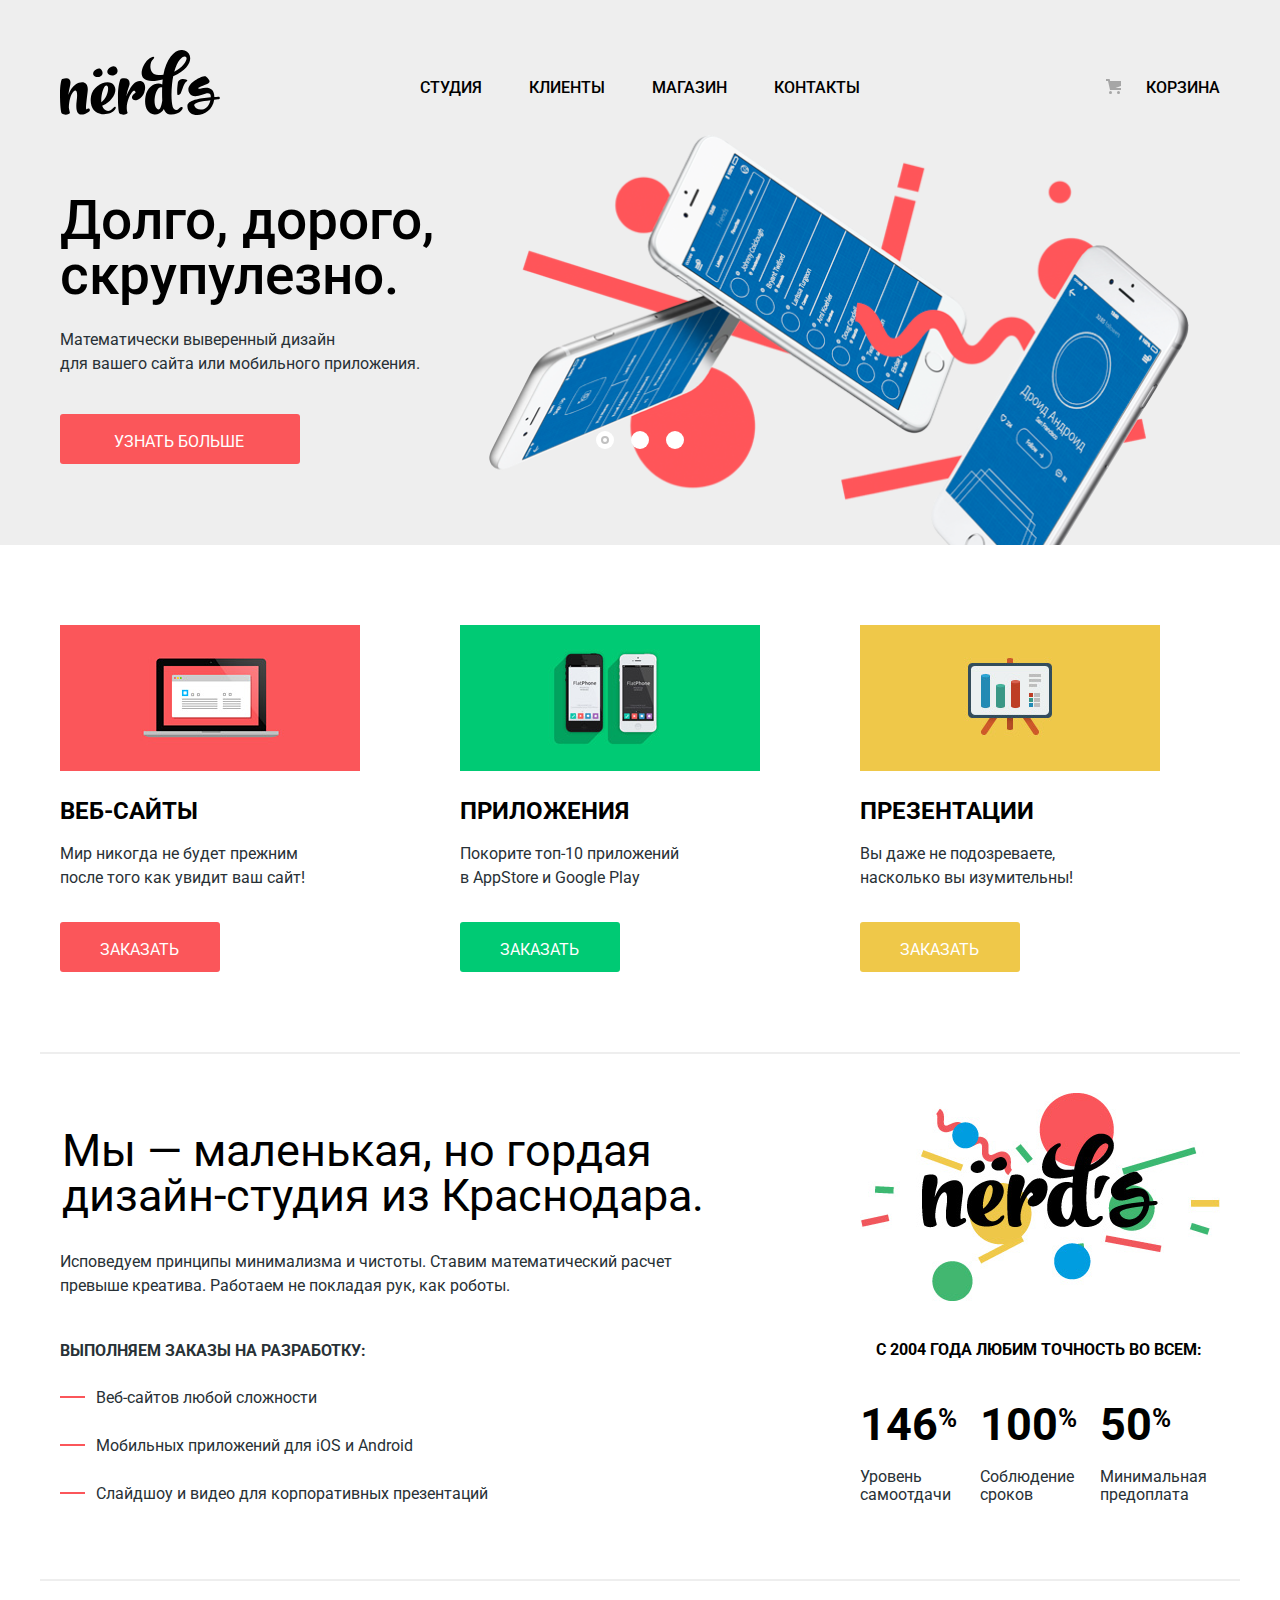
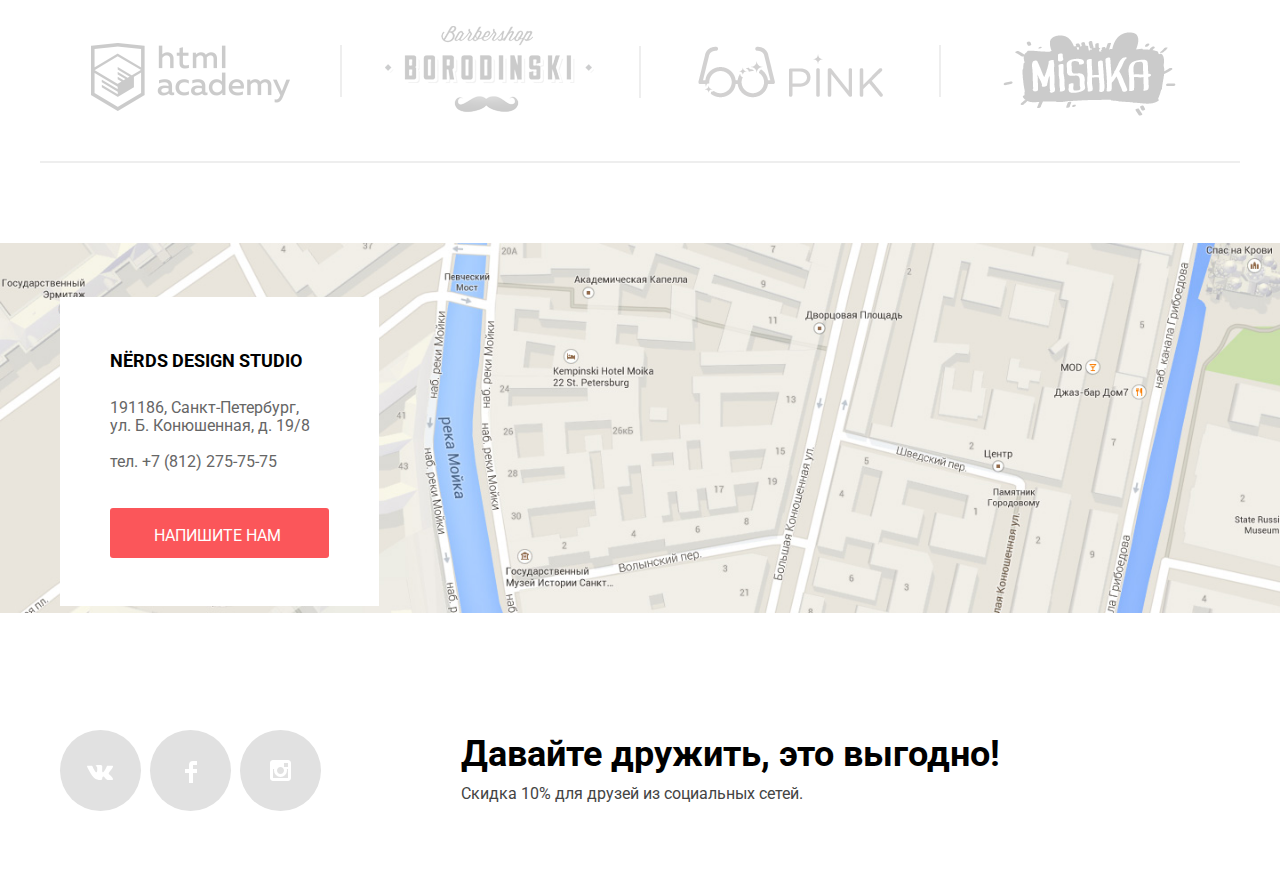
<file: index.html>
<!DOCTYPE html>
<html lang="ru">
  <head>
    <meta charset="utf-8">
    <title>HTML Academy: Нёрдс</title>
    <link href="https://fonts.googleapis.com/css?family=Roboto:400,500,700,&display=swap" rel="stylesheet">
    <link href="css/normalize.mini.css" rel="stylesheet">
    <link href="css/style.mini.css" rel="stylesheet">
  </head>
<body class="page">
  <header class="page-header">
    <div class="page-header__container container">
      <nav class="page-header__navigation navigation">
        <a class="navigation__logo logo" aria-label="Логотип">
          <img class="logo__img index" src="img/nerds-logo.svg" width="160" height="65" alt="Иконка-логотип">
        </a>
        <ul class="navigation__menu menu">
          <li class="menu__item"><a class="menu__link" href="#" aria-label="Перейти на страницу студия">Студия</a></li>
          <li class="menu__item"><a class="menu__link" href="#" aria-label="Перейти на страницу клиенты">Клиенты</a></li>
          <li class="menu__item"><a class="menu__link" href="catalog.html" aria-label="Перейти на страницу магазин">Магазин</a></li>
          <li class="menu__item"><a class="menu__link" href="#" aria-label="Перейти на страницу контакты">Контакты</a></li>
        </ul>
        <a class="navigation__basket" href="basket.html" aria-label="Перейти в корзину">Корзина</a>
      </nav>
    </div>
  </header>
  <main class="page-main">
    <h1 class="visually-hidden">Главная страница</h1>
    <section class="page-main__slider slider">
      <div class="slider__container container">
        <ul class="slider__list">
          <li class="slider__item slider__item--one slider__item--active">
            <div class="slider__wrap">
              <p class="slider__title">Долго, дорого,<br>скрупулезно.</p>
              <p class="slider__text">Математически выверенный дизайн <br> для вашего сайта или мобильного приложения.</p>
              <a class="slider__link btn" href="#" aria-label="Перейти на страницу узнать больше">Узнать больше</a>
            </div>
            <div class="slider__image slider__image--one">
              <img src="img/slide-picture.png" width="700" height="410" alt="Изображение телефонов">
            </div>
          </li>
          <li class="slider__item slider__item--two">
            <div class="slider__wrap">
              <h2 class="slider__title">Любим математику<br>как никто другой</h2>
              <p class="slider__text">Никакого креатива, только математические формулы<br>для расчета идеальных пропорций.</p>
              <a class="slider__link btn" href="#" aria-label="Перейти на страницу узнать больше">Узнать больше</a>
            </div>
            <div class="slider__image slider__image--two">
              <img src="img/slide-picture-2.png" width="700" height="410" alt="Изображение телефонов">
            </div>
          </li>
          <li class="slider__item slider__item--three">
            <div class="slider__wrap">
              <h2 class="slider__title">Только ночь, <br> только хардкор</h2>
              <p class="slider__text">Работать днем, как все? Мы против этого.<br>Ближе к полуночи работа только начинается.</p>
              <a class="slider__link btn" href="#" aria-label="Перейти на страницу узнать больше">Узнать больше</a>
            </div>
            <div class="slider__image slider__image--three">
              <img src="img/slide-picture-3.png" width="700" height="410" alt="Изображение телефонов">
            </div>
          </li>
        </ul>
        <div class="slider-buttons">
          <button class="slider-buttons__button slider-buttons__button--one slider-buttons__button--active" type="button" aria-label="показать первый слайд"></button>
          <button class="slider-buttons__button slider-buttons__button--two" type="button" aria-label="показать второй слайд"></button>
          <button class="slider-buttons__button slider-buttons__button--three" type="button" aria-label="показать третий слайд"></button>
        </div>
      </div>
    </section>
    <section class="page-main__products products">
      <div class="products__container container">
        <ul class="products__list">
          <li class="products__item products__item--web">
            <h3 class="products__title">Веб-сайты</h3>
            <p class="products__text">Мир никогда не будет прежним после&nbsp;того как увидит ваш сайт!</p>
            <a class="products__link btn" href="#" aria-label="перейти на страницу заказать">Заказать</a>
          </li>
          <li class="products__item products__item--apps">
            <h3 class="products__title">Приложения</h3>
            <p class="products__text">Покорите топ-10 приложений в&nbsp;AppStore и Google Play</p>
            <a class="products__link products__link--green btn" href="#" aria-label="перейти на страницу заказать">Заказать</a>
          </li>
          <li class="products__item products__item--presentation">
            <h3 class="products__title">Презентации</h3>
            <p class="products__text">Вы даже не подозреваете, насколько&nbsp;вы изумительны!</p>
            <a class="products__link products__link--yellow btn" href="#" aria-label="перейти на страницу заказать">Заказать</a>
          </li>
        </ul>
      </div>
    </section>
    <section class="page-main__about-us about-us">
      <h2 class="visually-hidden">О нас</h2>
      <div class="about-us__container container">
        <div class="about-us__info">
          <p class="about-us__title">Мы — маленькая, но гордая дизайн-студия из Краснодара.</p>
          <p class="about-us__text">Исповедуем принципы минимализма и чистоты. Ставим математический расчет<br>превыше креатива. Работаем не покладая рук, как роботы.</p>
          <p class="about-us__subtitle">Выполняем заказы на разработку:</p>
          <ul class="about-us__list">
            <li class="about-us__item">Веб-сайтов любой сложности</li>
            <li class="about-us__item">Мобильных приложений для iOS и Android</li>
            <li class="about-us__item">Слайдшоу и видео для корпоративных презентаций</li>
          </ul>
        </div>
        <div class="about-us__stat">
          <p class="about-us__advantages">с 2004 года любим точность во всем:</p>
          <dl class="advantages__list">
            <div class="advantages__item">
              <dt class="advantages__percent">146<sup>&percnt;</sup></dt>
              <dd class="advantages__items">Уровень самоотдачи</dd>
            </div>
            <div class="advantages__item">
              <dt class="advantages__percent">100<sup>&percnt;</sup></dt>
              <dd class="advantages__items">Соблюдение сроков</dd>
            </div>
            <div class="advantages__item">
              <dt class="advantages__percent">50<sup>&percnt;</sup></dt>
              <dd class="advantages__items">Минимальная предоплата</dd>
            </div>
          </dl>
        </div>
      </div>
    </section>
    <section class="page-main__partners partners">
      <div class="partners_container container">
        <h2 class="visually-hidden">Клиенты</h2>
        <ul class="partners__list">
          <li class="partners__item partners__item--html">
            <a class="partners__link" href="https://htmlacademy.ru/intensive/htmlcss" target="_blank" aria-label="перейти на сайт html академии">
              <img class="partners__image" src="img/htmlacdemy-logo.png" width="199" height="68" alt="логотип академии">
            </a>
          </li>
          <li class="partners__item partners__item--barber">
            <a class="partners__link" href="#" target="_blank" aria-label="Сайт Barbershop">
              <img class="partners__image" src="img/borodinsli-logo.png" width="209" height="90" alt="логотип бородинский">
            </a>
          </li>
          <li class="partners__item partners__item--pink">
            <a class="partners__link" href="#" target="_blank" aria-label="перейти на сайт pink">
              <img class="partners__image" src="img/pink-logo.png" width="185" height="52" alt="логотип Pink">
            </a>
          </li>
          <li class="partners__item partners__item--mishka">
            <a class="partners__link" href="#" target="_blank" aria-label="перейти на сайт Mishka">
              <img class="partners__image" src="img/mishka-logo.png" width="173" height="73" alt="логотип Mishka">
            </a>
          </li>
        </ul>
      </div>
    </section>
  </main>
  <footer class="page-footer">
    <div class="page-footer__wrap">
      <div class="page-footer__map-yandex" id="map" style="width: 100%; height: 416px"></div>
      <div class="page-footer__map">
        <img class="page-footer__img" src="img/mapimg.jpg" width="1440" height="416" alt="Карта">
      </div>
      <div class="page-footer__container container">
        <div class="page-footer__contacts contacts">
          <h3 class="contacts__title">nёrds design studio</h3>
          <p class="contacts__text">191186, Санкт-Петербург, ул.&nbsp;Б. Конюшенная, д. 19/8</p>
          <a class="contacts__phone" href="tel:+78122757575" aria-label="Телефон студии">тел. +7 (812) 275-75-75</a>
          <a class="contacts__link btn" href="write-us.html" aria-label="Написать нам">Напишите нам</a>
        </div>
      </div>
    </div>
    <div class="page-footer__container page-footer__container--content container">
      <ul class="page-footer__list">
        <li class="page-footer__item">
          <a class="page-footer__link page-footer__link--vk" href="#" aria-label="Наша страница вконтакте">
            <svg xmlns="http://www.w3.org/2000/svg" width="26" height="15" viewBox="0 0 26 15">
              <path fill="#ffffff" d="M16.138 11.51c.956-.309 2.18 2.04 3.483 2.939.978.681 1.727.534 1.727.534l3.473-.05s1.815-.112.957-1.554c-.071-.12-.503-1.069-2.585-3.022-2.177-2.043-1.882-1.712.739-5.244 1.597-2.153 2.236-3.468 2.036-4.028-.192-.539-1.365-.399-1.365-.399L20.69.713c-.381.001-.704.119-.851.515-.003.004-.621 1.666-1.445 3.079-1.741 2.989-2.436 3.148-2.724 2.961-.661-.433-.494-1.737-.494-2.664 0-2.897.432-4.105-.846-4.417-.427-.104-.739-.172-1.828-.182-1.392-.021-2.574 0-3.244.329-.445.223-.786.712-.579.74.26.035.843.16 1.155.586.401.552.389 1.789.389 1.789s.229 3.411-.54 3.834c-.528.29-1.25-.302-2.803-3.016-.793-1.388-1.392-2.922-1.392-2.922s-.116-.285-.326-.441c-.25-.185-.6-.244-.6-.244L.848.684S.29.7.085.946c-.182.218-.015.668-.015.668s2.909 6.881 6.203 10.347c3.02 3.182 6.452 2.971 6.452 2.971h1.555s.469-.054.709-.312c.224-.24.214-.691.214-.691s-.031-2.109.935-2.419z"/>
            </svg>
          </a>
        </li>
        <li class="page-footer__item">
          <a class="page-footer__link page-footer__link--fb" href="#" aria-label="Наша страница facebook">
            <svg xmlns="http://www.w3.org/2000/svg" width="12" height="22" viewBox="0 0 12 22">
              <path fill="#ffffff" d="M12 4V0H8a4 4 0 0 0-4 4v4H0v4h4v10h4V12h4V8H8V4h4z"/>
            </svg>
          </a>
        </li>
        <li class="page-footer__item">
          <a class="page-footer__link page-footer__link--inst" href="#" aria-label="Наша страница instagram">
            <svg xmlns="http://www.w3.org/2000/svg" width="21" height="21" viewBox="0 0 21 21">
              <path fill="#fff" d="M18 0H3C1.35 0 0 1.35 0 3v15c0 1.65 1.35 3 3 3h15c1.65 0 3-1.35 3-3V3c0-1.65-1.35-3-3-3zm-7.5 7c1.93 0 3.5 1.57 3.5 3.5S12.43 14 10.5 14 7 12.43 7 10.5 8.57 7 10.5 7zM18 18H3V9h1.181A6.504 6.504 0 0 0 4 10.5a6.5 6.5 0 1 0 13 0 6.45 6.45 0 0 0-.181-1.5H18zm0-11h-4V3h4z"/>
            </svg>
          </a>
        </li>
      </ul>
      <div class="page-footer__sale">
        <p class="page-footer__title">Давайте дружить, это выгодно!</p>
        <p class="page-footer__offer">Скидка 10% для друзей из социальных сетей.</p>
      </div>
    </div>
  </footer>


  <section class="modal">
    <div class="modal__wrap">
      <h2 class="modal__title">Напишите нам</h2>
      <button class="modal__close" type="button" aria-label="Закрыть модальное окно">
        <svg xmlns="http://www.w3.org/2000/svg" fill="#FB565A" width="21" height="21" viewBox="0 0 21 21">
          <path d="M13.328 10.5l7.371-7.371a1.003 1.003 0 0 0 0-1.414L19.285.3a1.003 1.003 0 0 0-1.414 0L10.5 7.672 3.129.301a1.003 1.003 0 0 0-1.414 0L.301 1.715a1.003 1.003 0 0 0 0 1.414L7.672 10.5.301 17.871a1.003 1.003 0 0 0 0 1.414l1.415 1.414a1.003 1.003 0 0 0 1.414 0l7.371-7.371 7.371 7.371a1.003 1.003 0 0 0 1.414 0l1.414-1.414a1.003 1.003 0 0 0 0-1.414L13.328 10.5z"/>
        </svg>
      </button>
    </div>
    <form class="modal__form" method="post" action="https://echo.htmlacademy.ru">
      <p class="modal__half-width">
        <label class="modal__label" for="fullname">Ваше имя:</label>
        <input class="modal__input" type="text" id="fullname" name="fullname" placeholder="Имя Фамилия">
      </p>
      <p class="modal__half-width">
        <label class="modal__label" for="email">Ваш e-mail:</label>
        <input class="modal__input" type="email" id="email" name="email" placeholder="email@example.com">
      </p>
      <p class="modal__full-width">
        <label class="modal__label" for="comment">Текст письма:</label>
        <textarea class="modal__textarea" id="comment" name="comment" placeholder="В свободной форме"></textarea>
      </p>
      <button class="modal__button btn" type="submit">Отправить</button>
    </form>
  </section>
  <script src="https://api-maps.yandex.ru/2.1/?apikey=52deaf52-562a-4067-81a7-4ad46dde04a9&lang=ru_RU"></script>
  <script src="js/map.mini.js"></script>
  <script src="js/slider.mini.js"></script>
  <script src="js/modal.mini.js"></script>
</body>
</html>
</file>
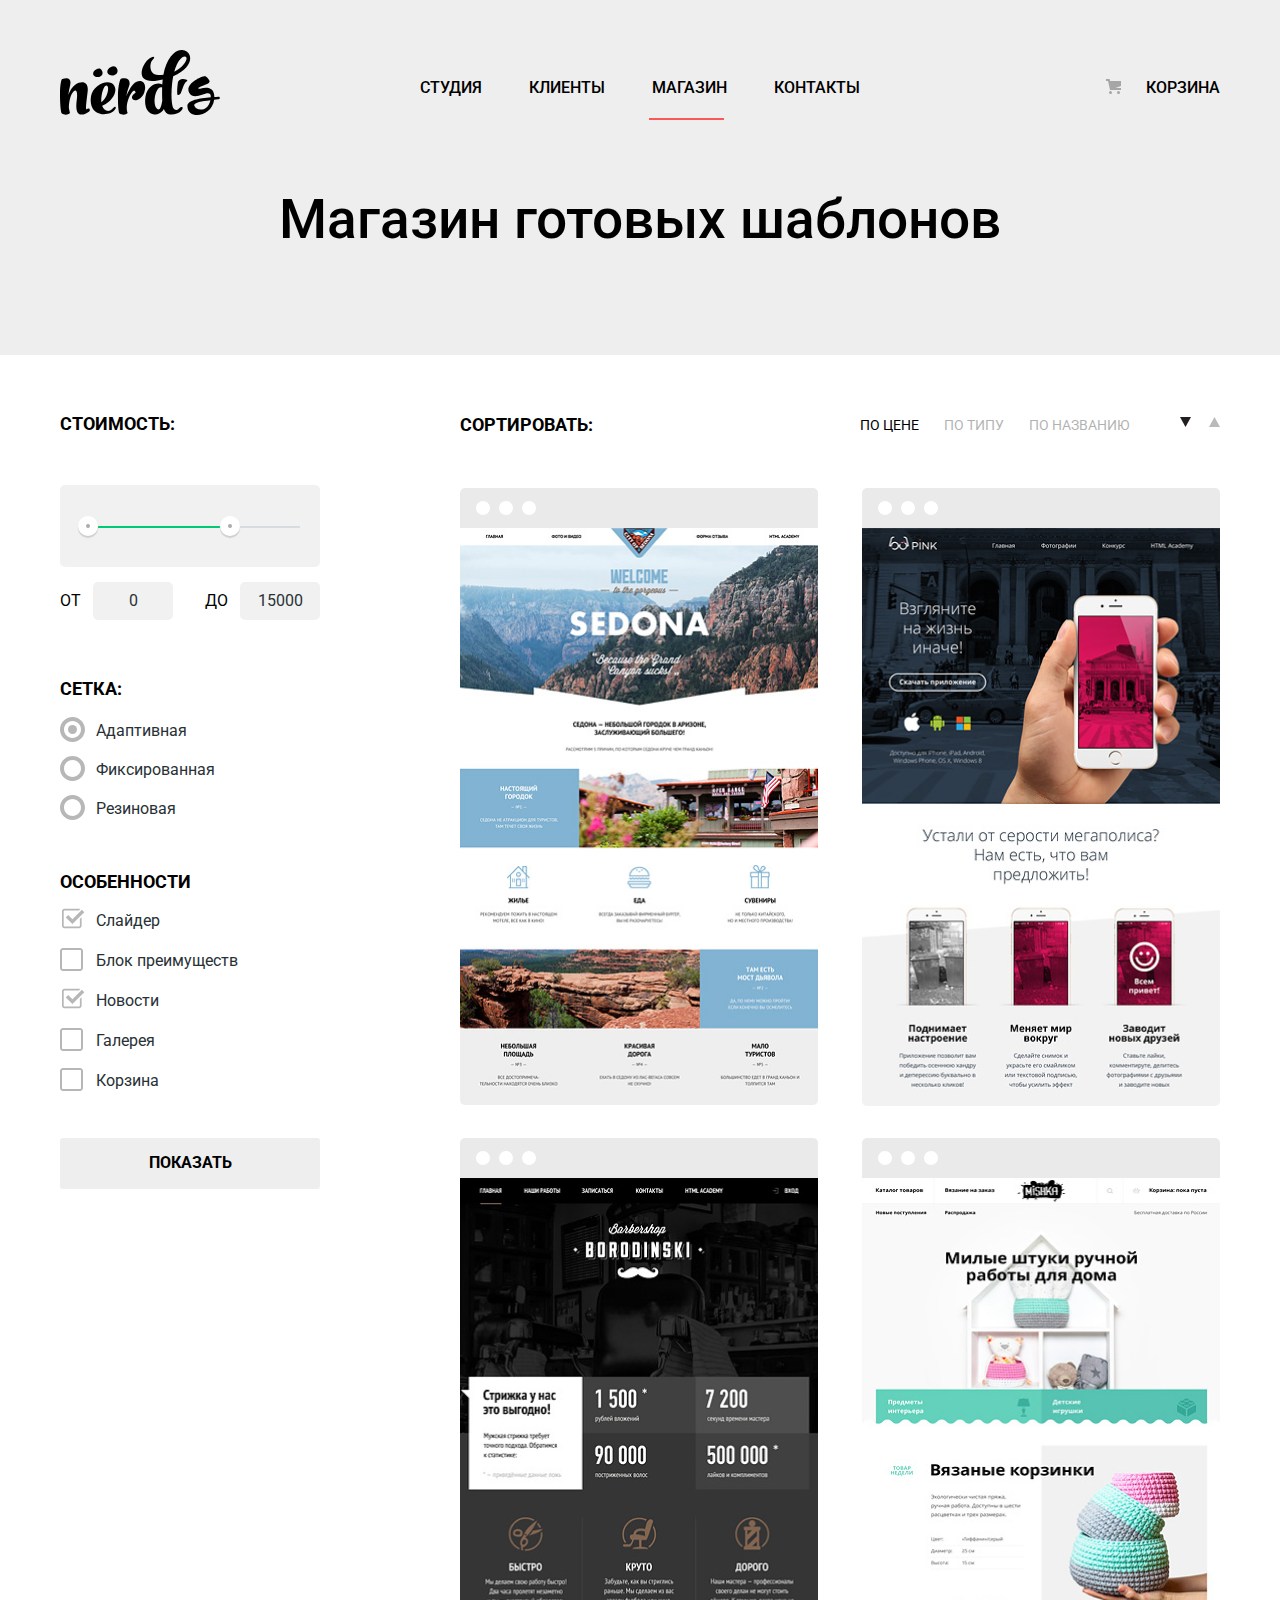
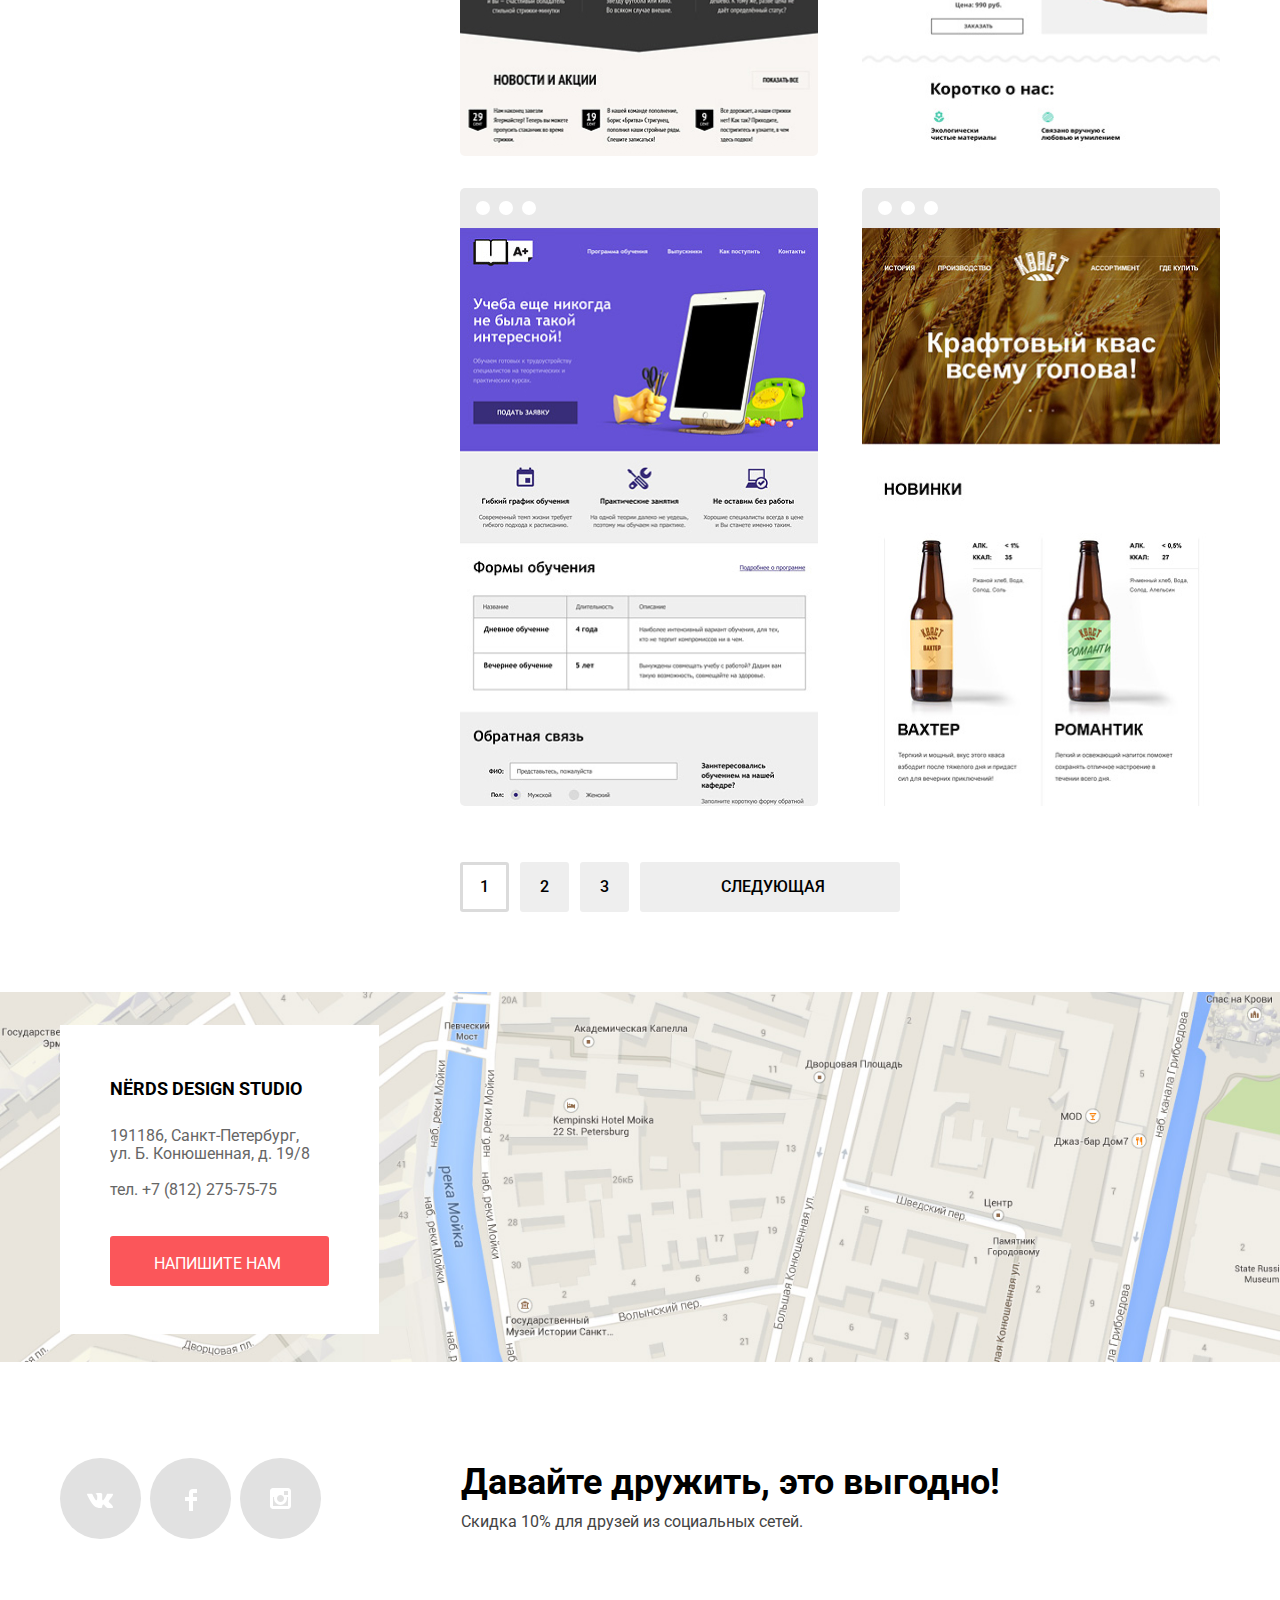
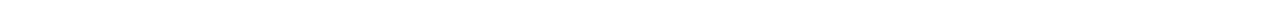
<file: catalog.html>
<!DOCTYPE html>
<html lang="ru">
  <head>
    <meta charset="utf-8">
    <title>HTML Academy: Нёрдс</title>
    <link href="https://fonts.googleapis.com/css?family=Roboto:400,500,700,700i&display=swap" rel="stylesheet">
    <link href="css/normalize.mini.css" rel="stylesheet">
    <link href="css/style.mini.css" rel="stylesheet">
  </head>
  <body>
    <header class="page-header">
      <div class="page-header__container container">
        <nav class="page-header__navigation navigation">
          <a class="navigation__logo logo" href="index.html" aria-label="Логотип">
            <img class="logo__img" src="img/nerds-logo.svg" width="160" height="65" alt="Иконка-логотип">
          </a>
          <ul class="navigation__menu menu">
            <li class="menu__item"><a class="menu__link" href="#" aria-label="Перейти на страницу студия">Студия</a></li>
            <li class="menu__item"><a class="menu__link" href="#" aria-label="Перейти на страницу клиенты">Клиенты</a></li>
            <li class="menu__item"><a class="menu__link current" aria-label="Перейти на страницу магазин">Магазин</a></li>
            <li class="menu__item"><a class="menu__link" href="#" aria-label="Перейти на страницу контакты">Контакты</a></li>
          </ul>
          <a class="navigation__basket" href="basket.html" aria-label="Перейти в корзину">Корзина</a>
        </nav>
      </div>
    </header>
    <main class="page-main">
      <div class="page-main__container">
        <h1 class="page-main__title">Магазин готовых шаблонов</h1>
      </div>
      <div class="page-main__catalog catalog container">
        <aside class="catalog__filters filters">
          <form class="filters__form" method="GET" action="https://echo.htmlacademy.ru">
            <div class="filters__cost cost">
              <h2 class="cost__title">Стоимость:</h2>
              <div class="cost__range-filter">
                <div class="cost__range-controls">
                    <div class="cost__scale">
                        <div class="cost__bar"></div>
                    </div>
                    <div class="cost__toggle cost__toggle--min" tabindex="0"></div>
                    <div class="cost__toggle cost__toggle--max" tabindex="0"></div>
                </div>
                <div class="cost__price-controls">
                    <label class="cost__min-price">от <input name="min-price" type="number" value="0" aria-label="Минимальная цена"></label>
                    <label class="cost__max-price">до <input name="max-price" type="number" value="15000" aria-label="Максимальная цена"></label>
                </div>
              </div>
            </div>
            <div class="filters__grid grid">
              <h2 class="grid__title">Сетка:</h2>
              <p class="grid__wrap">
                <input class="grid__input visually-hidden" type="radio" name="grid" id="adaptive"  value="adaptive" checked>
                <label class="grid__label" for="adaptive">Адаптивная</label>
              </p>
              <p class="grid__wrap">
                <input class="grid__input visually-hidden" type="radio" name="grid" id="fixed" value="fixed">
                <label class="grid__label" for="fixed">Фиксированная</label>
              </p>
              <p class="grid__wrap">
                <input class="grid__input visually-hidden" type="radio" name="grid" id="rubber" value="rubber">
                <label class="grid__label" for="rubber">Резиновая</label>
              </p>
            </div>
            <div class="filters__features features">
              <h2 class="features__title">Особенности</h2>
              <p class="features__wrap">
                <input class="features__input visually-hidden" type="checkbox" name="slider" id="slider" checked>
                <label class="features__label" for="slider">Слайдер</label>
              </p>
              <p class="features__wrap">
                <input class="features__input visually-hidden" type="checkbox" name="benefits-block" id="benefits-block">
                <label class="features__label" for="benefits-block">Блок преимуществ</label>
              </p>
              <p class="features__wrap">
                <input class="features__input visually-hidden" type="checkbox" name="news" id="news" checked>
                <label class="features__label" for="news">Новости</label>
              </p>
              <p class="features__wrap">
                <input class="features__input visually-hidden" type="checkbox" name="gallery" id="gallery">
                <label class="features__label" for="gallery">Галерея</label>
              </p>
              <p class="features__wrap">
                <input class="features__input visually-hidden" type="checkbox" name="basket" id="basket">
                <label class="features__label" for="basket">Корзина</label>
              </p>
            </div>
            <button class="filters__submit" type="submit" aria-label="Применить фитрацию">Показать</button>
          </form>
        </aside>
        <section class="catalog__goods goods">
          <h2 class="visually-hidden">Товары</h2>
          <div class="goods__sort">
            <p class="sort__title">Сортировать:</p>
            <ul class="sort__list">
              <li class="sort__item">
                <a class="sort__link sort__link--active" href="#" aria-label="Фильтр по цене">По цене</a>
              </li>
              <li class="sort__item">
                <a class="sort__link" href="#" aria-label="Фильтр по типу">По типу</a>
              </li>
              <li class="sort__item">
                <a class="sort__link" href="#" aria-label="Фильтр по названию">По названию</a>
              </li>
            </ul>
            <ul class="sort__list-arrow">
              <li class="sort__arrows">
                <a class="sort__arrow sort__arrow--down sort__arrow--active" href="#" aria-label="Стрелка вниз">
                  <svg width="11" height="10" viewBox="0 0 11 10" fill="none" xmlns="http://www.w3.org/2000/svg">
                    <path d="M5.5 10L0 0H11" fill="#231F20"/>
                  </svg>
                </a>
              </li>
              <li class="sort__arrows">
                <a class="sort__arrow sort__arrow--up" href="#" aria-label="Стрелка вверх">
                  <svg width="11" height="10" viewBox="0 0 11 10" fill="none" xmlns="http://www.w3.org/2000/svg">
                    <path d="M5.5 0L0 10H11L5.5 0Z" fill="#231F20"/>
                  </svg>
                </a>
              </li>
            </ul>
          </div>
          <ul class="goods__list">
            <li class="goods__card card">
              <div class="card__frame">
                <svg xmlns="http://www.w3.org/2000/svg" width="358" height="40" viewBox="0 0 358 40" fill="#eaeaea">
                  <path d="M356 0H4C1.8 0 0 1.8 0 4v36h360V4c0-2.2-1.8-4-4-4zM22.991 27a7 7 0 1 1 0-14 7 7 0 0 1 0 14zm23.011 0a7 7 0 1 1 0-14 7 7 0 0 1 0 14zm23.011 0a7 7 0 1 1 0-14 7 7 0 0 1 0 14z"/>
                </svg>
              </div>
              <div class="card__img">
                <img class="card__image" src="img/img-sedona-jpg.jpg" width="358" height="576" alt="Сайт Sedona">
              </div>
              <div class="card__info info">
                <a class="info__link" href="#" aria-label="Ссылка на сайт Sedona">Sedona</a>
                <p class="info__text">Информационный сайт для&nbsp;туристов</p>
                <a class="info__button btn" href="#" aria-label="Заказать за 9900 рублей">9 900 &#8381;</a>
              </div>
            </li>
            <li class="goods__card card">
              <div class="card__frame">
                <svg xmlns="http://www.w3.org/2000/svg" width="358" height="40" viewBox="0 0 358 40" fill="#eaeaea">
                  <path d="M356 0H4C1.8 0 0 1.8 0 4v36h360V4c0-2.2-1.8-4-4-4zM22.991 27a7 7 0 1 1 0-14 7 7 0 0 1 0 14zm23.011 0a7 7 0 1 1 0-14 7 7 0 0 1 0 14zm23.011 0a7 7 0 1 1 0-14 7 7 0 0 1 0 14z"/>
                </svg>
              </div>
              <div class="card__img">
                <img class="card__image" src="img/img-pink-jpg.jpg" width="358" height="576" alt="Pink App">
              </div>
              <div class="card__info info">
                <a class="info__link" href="#" aria-label="Ссылка на сайт Pink App">Pink App</a>
                <p class="info__text">Продуктовый лендинг приложения для iOS и Android</p>
                <a class="info__button btn" href="#" aria-label="Заказать за 9900 рублей">9 900 &#8381;</a>
              </div>
            </li>
            <li class="goods__card card">
              <div class="card__frame">
                <svg xmlns="http://www.w3.org/2000/svg" width="358" height="40" viewBox="0 0 358 40" fill="#eaeaea">
                  <path d="M356 0H4C1.8 0 0 1.8 0 4v36h360V4c0-2.2-1.8-4-4-4zM22.991 27a7 7 0 1 1 0-14 7 7 0 0 1 0 14zm23.011 0a7 7 0 1 1 0-14 7 7 0 0 1 0 14zm23.011 0a7 7 0 1 1 0-14 7 7 0 0 1 0 14z"/>
                </svg>
              </div>
              <div class="card__img">
                <img class="card__image" src="img/img-barbershop-jpg.jpg" width="358" height="576" alt="Сайт Barbershop">
              </div>
              <div class="card__info info">
                <a class="info__link" href="#" aria-label="Ссылка на сайт Barbershop">Barbershop</a>
                <p class="info__text">Сайт салона красоты. Для&nbsp;мужчин, да.</p>
                <a class="info__button btn" href="#" aria-label="Заказать за 9900 рублей">9 900 &#8381;</a>
              </div>
            </li>
            <li class="goods__card card">
              <div class="card__frame">
                <svg xmlns="http://www.w3.org/2000/svg" width="358" height="40" viewBox="0 0 358 40" fill="#eaeaea">
                  <path d="M356 0H4C1.8 0 0 1.8 0 4v36h360V4c0-2.2-1.8-4-4-4zM22.991 27a7 7 0 1 1 0-14 7 7 0 0 1 0 14zm23.011 0a7 7 0 1 1 0-14 7 7 0 0 1 0 14zm23.011 0a7 7 0 1 1 0-14 7 7 0 0 1 0 14z"/>
                </svg>
              </div>
              <div class="card__img">
                <img class="card__image" src="img/img-mishka-jpg.jpg" width="358" height="576" alt="Сайт MISHKA">
              </div>
              <div class="card__info info">
                <a class="info__link" href="#" aria-label="Ссылка на сайт MISHKA">mishka</a>
                <p class="info__text">Интернет-магазин вязаных&nbsp;игрушек</p>
                <a class="info__button btn" href="#" aria-label="Заказать за 9900 рублей">9 900 &#8381;</a>
              </div>
            </li>
            <li class="goods__card card">
              <div class="card__frame">
                <svg xmlns="http://www.w3.org/2000/svg" width="358" height="40" viewBox="0 0 358 40" fill="#eaeaea">
                  <path d="M356 0H4C1.8 0 0 1.8 0 4v36h360V4c0-2.2-1.8-4-4-4zM22.991 27a7 7 0 1 1 0-14 7 7 0 0 1 0 14zm23.011 0a7 7 0 1 1 0-14 7 7 0 0 1 0 14zm23.011 0a7 7 0 1 1 0-14 7 7 0 0 1 0 14z"/>
                </svg>
              </div>
              <div class="card__img">
                <img class="card__image" src="img/img-aplus-jpg.jpg" width="358" height="576" alt="Сайт A Plus">
              </div>
              <div class="card__info info">
                <a class="info__link" href="#" aria-label="Ссылка на сайт A Plus">A Plus</a>
                <p class="info__text">Лендинг курсов повышения квалификации</p>
                <a class="info__button btn" href="#" aria-label="Заказать за 9900 рублей">9 900 &#8381;</a>
              </div>
            </li>
            <li class="goods__card card">
              <div class="card__frame">
                <svg xmlns="http://www.w3.org/2000/svg" width="358" height="40" viewBox="0 0 358 40" fill="#eaeaea">
                  <path d="M356 0H4C1.8 0 0 1.8 0 4v36h360V4c0-2.2-1.8-4-4-4zM22.991 27a7 7 0 1 1 0-14 7 7 0 0 1 0 14zm23.011 0a7 7 0 1 1 0-14 7 7 0 0 1 0 14zm23.011 0a7 7 0 1 1 0-14 7 7 0 0 1 0 14z"/>
                </svg>
              </div>
              <div class="card__img">
                <img class="card__image" src="img/img-kvast-jpg.jpg" width="358" height="576" alt="Сайт КВАСТ">
              </div>
              <div class="card__info info">
                <a class="info__link" href="#" aria-label="Ссылка на сайт КВАСТ">кваст</a>
                <p class="info__text">Промо-сайт производителя крафтового кваса</p>
                <a class="info__button btn" href="#" aria-label="Заказать за 9900 рублей">9 900 &#8381;</a>
              </div>
            </li>
          </ul>
          <ul class="goods__paginator paginator">
            <li class="paginator__item">
              <a class="paginator__link paginator__link--active" aria-label="Перейти на первую страницу">1</a>
            </li>
            <li class="paginator__item">
              <a class="paginator__link" href="#" aria-label="Перейти на вторую страницу">2</a>
            </li>
            <li class="paginator__item">
              <a class="paginator__link" href="#" aria-label="Перейти на третью страницу">3</a>
            </li>
            <li class="paginator__item">
              <a class="paginator__link next" href="#" aria-label="Перейти на следующую страницу">Следующая</a>
            </li>
          </ul>
        </section>
      </div>
    </main>
    <footer class="page-footer">
      <div class="page-footer__wrap page-footer__wrap--catalog">
        <div class="page-footer__map-yandex" id="map" style="width: 100%; height: 416px"></div>
        <div class="page-footer__map">
          <img class="page-footer__img" src="img/mapimg.jpg" width="1440" height="416" alt="Карта">
        </div>
        <div class="page-footer__container container">
          <div class="page-footer__contacts contacts">
            <h3 class="contacts__title">nёrds design studio</h3>
            <p class="contacts__text">191186, Санкт-Петербург, ул.&nbsp;Б. Конюшенная, д. 19/8</p>
            <a class="contacts__phone" href="tel:+78122757575" aria-label="Телефон студии">тел. +7 (812) 275-75-75</a>
            <a class="contacts__link btn" href="write-us.html" aria-label="Написать нам">Напишите нам</a>
          </div>
        </div>
      </div>
      <div class="page-footer__container page-footer__container--content container">
        <ul class="page-footer__list">
          <li class="page-footer__item">
            <a class="page-footer__link page-footer__link--vk" href="#" aria-label="Наша страница вконтакте">
              <svg xmlns="http://www.w3.org/2000/svg" width="26" height="15" viewBox="0 0 26 15">
                <path fill="#ffffff" d="M16.138 11.51c.956-.309 2.18 2.04 3.483 2.939.978.681 1.727.534 1.727.534l3.473-.05s1.815-.112.957-1.554c-.071-.12-.503-1.069-2.585-3.022-2.177-2.043-1.882-1.712.739-5.244 1.597-2.153 2.236-3.468 2.036-4.028-.192-.539-1.365-.399-1.365-.399L20.69.713c-.381.001-.704.119-.851.515-.003.004-.621 1.666-1.445 3.079-1.741 2.989-2.436 3.148-2.724 2.961-.661-.433-.494-1.737-.494-2.664 0-2.897.432-4.105-.846-4.417-.427-.104-.739-.172-1.828-.182-1.392-.021-2.574 0-3.244.329-.445.223-.786.712-.579.74.26.035.843.16 1.155.586.401.552.389 1.789.389 1.789s.229 3.411-.54 3.834c-.528.29-1.25-.302-2.803-3.016-.793-1.388-1.392-2.922-1.392-2.922s-.116-.285-.326-.441c-.25-.185-.6-.244-.6-.244L.848.684S.29.7.085.946c-.182.218-.015.668-.015.668s2.909 6.881 6.203 10.347c3.02 3.182 6.452 2.971 6.452 2.971h1.555s.469-.054.709-.312c.224-.24.214-.691.214-.691s-.031-2.109.935-2.419z"/>
              </svg>
            </a>
          </li>
          <li class="page-footer__item">
            <a class="page-footer__link page-footer__link--fb" href="#" aria-label="Наша страница facebook">
              <svg xmlns="http://www.w3.org/2000/svg" width="12" height="22" viewBox="0 0 12 22">
                <path fill="#ffffff" d="M12 4V0H8a4 4 0 0 0-4 4v4H0v4h4v10h4V12h4V8H8V4h4z"/>
              </svg>
            </a>
          </li>
          <li class="page-footer__item">
            <a class="page-footer__link page-footer__link--inst" href="#" aria-label="Наша страница instagram">
              <svg xmlns="http://www.w3.org/2000/svg" width="21" height="21" viewBox="0 0 21 21">
                <path fill="#fff" d="M18 0H3C1.35 0 0 1.35 0 3v15c0 1.65 1.35 3 3 3h15c1.65 0 3-1.35 3-3V3c0-1.65-1.35-3-3-3zm-7.5 7c1.93 0 3.5 1.57 3.5 3.5S12.43 14 10.5 14 7 12.43 7 10.5 8.57 7 10.5 7zM18 18H3V9h1.181A6.504 6.504 0 0 0 4 10.5a6.5 6.5 0 1 0 13 0 6.45 6.45 0 0 0-.181-1.5H18zm0-11h-4V3h4z"/>
              </svg>
            </a>
          </li>
        </ul>
        <div class="page-footer__sale">
          <p class="page-footer__title">Давайте дружить, это выгодно!</p>
          <p class="page-footer__offer">Скидка 10% для друзей из социальных сетей.</p>
        </div>
      </div>
    </footer>

  <section class="modal">
    <div class="modal__wrap">
      <h2 class="modal__title">Напишите нам</h2>
      <button class="modal__close" type="button" aria-label="Закрыть модальное окно">
        <svg xmlns="http://www.w3.org/2000/svg" fill="#FB565A" width="21" height="21" viewBox="0 0 21 21">
          <path d="M13.328 10.5l7.371-7.371a1.003 1.003 0 0 0 0-1.414L19.285.3a1.003 1.003 0 0 0-1.414 0L10.5 7.672 3.129.301a1.003 1.003 0 0 0-1.414 0L.301 1.715a1.003 1.003 0 0 0 0 1.414L7.672 10.5.301 17.871a1.003 1.003 0 0 0 0 1.414l1.415 1.414a1.003 1.003 0 0 0 1.414 0l7.371-7.371 7.371 7.371a1.003 1.003 0 0 0 1.414 0l1.414-1.414a1.003 1.003 0 0 0 0-1.414L13.328 10.5z"/>
        </svg>
      </button>
    </div>
    <form class="modal__form" method="post" action="https://echo.htmlacademy.ru">
      <p class="modal__half-width">
        <label class="modal__label" for="fullname">Ваше имя:</label>
        <input class="modal__input" type="text" id="fullname" name="fullname" placeholder="Имя Фамилия">
      </p>
      <p class="modal__half-width">
        <label class="modal__label" for="email">Ваш e-mail:</label>
        <input class="modal__input" type="email" id="email" name="email" placeholder="email@example.com">
      </p>
      <p class="modal__full-width">
        <label class="modal__label" for="comment">Текст письма:</label>
        <textarea class="modal__textarea" id="comment" name="comment" placeholder="В свободной форме"></textarea>
      </p>
      <button class="modal__button btn" type="submit">Отправить</button>
    </form>
  </section>
    <script src="https://api-maps.yandex.ru/2.1/?apikey=52deaf52-562a-4067-81a7-4ad46dde04a9&lang=ru_RU"></script>
    <script src="js/map.mini.js"></script>
    <script src="js/modal.mini.js"></script>
  </body>
</html>
</file>
<file: css/style.mini.css>
html{-webkit-box-sizing:border-box;box-sizing:border-box;height:100%}*,*::before,*::after{-webkit-box-sizing:inherit;box-sizing:inherit}body{position:relative;margin:0;padding:0;font-family:"Roboto","Arial",sans-serif;font-size:16px;line-height:24px;font-weight:400;color:#000;min-height:100%;display:-ms-grid;display:grid;-ms-grid-rows:-webkit-min-content 1fr -webkit-min-content;-ms-grid-rows:min-content 1fr min-content;grid-template-rows:-webkit-min-content 1fr -webkit-min-content;grid-template-rows:min-content 1fr min-content}.visually-hidden{position:absolute;overflow:hidden;clip:rect(0 0 0 0);width:1px;height:1px;margin:-1px;padding:0;border:0}.container{width:1200px;margin:0 auto;padding-left:20px;padding-right:20px}.btn{background:#fb565a;border-radius:3px;text-transform:uppercase;text-decoration:none;color:#fff}.page-header{background-color:#eee}.page-header__container{padding-top:50px;padding-bottom:20px}img{display:block;max-width:100%;height:auto}.navigation{display:-webkit-box;display:-ms-flexbox;display:flex;-webkit-box-align:center;-ms-flex-align:center;align-items:center}.menu{list-style-type:none;margin:0;padding:0;padding-left:200px;padding-top:12px;display:-webkit-box;display:-ms-flexbox;display:flex;-ms-flex-wrap:wrap;flex-wrap:wrap}.menu__item:not(:first-child){margin-left:47px}.menu__link:not(.current):hover,.menu__link:not(.current):focus{color:#fb565a}.menu__link:not(.current):active{color:#000;opacity:.3}.current::before{content:"";position:absolute;bottom:-16px;left:-3px;width:100%;height:2px;background-color:#fb565a}.menu__link{position:relative;display:block;font-weight:500;line-height:1.88;text-transform:uppercase;text-decoration:none;color:#000}.navigation__basket{position:relative;padding-left:40px;margin-left:auto;padding-top:12px;display:block;font-weight:500;line-height:1.88;text-transform:uppercase;text-decoration:none;color:#000}.navigation__basket::after{content:"";position:absolute;width:15px;height:15px;background-image:url("../img/basket-icon.svg");background-repeat:no-repeat;left:0;top:18px}.navigation__basket:hover,.navigation__basket:focus{color:#fb565a}.navigation__basket:active{color:rgba(0,0,0,0.3)}.logo__img:not(.index):active{opacity:.3}.slider{background-color:#eee}.slider__container{position:relative;min-height:410px}.slider__wrap{padding-top:58px;padding-bottom:80px}.slider__list{margin:0;padding:0;display:-webkit-box;display:-ms-flexbox;display:flex}.slider__item{list-style-type:none;margin:0;padding:0;display:none}.slider__item--active{display:-webkit-box;display:-ms-flexbox;display:flex;width:100%}.slider__title{position:relative;z-index:2;margin:0;margin-bottom:25px;font-size:55px;line-height:55px;font-weight:500}.slider__text{margin:0;margin-bottom:38px;line-height:24px;color:#283136}.slider__image{margin-left:auto}.slider__image{position:absolute;bottom:0;right:51px;z-index:1;width:700px;height:410px}.slider__image img{width:700px;height:410px}.slider__link{display:block;width:240px;height:50px;padding:16px 54px}.slider__link:hover,.slider__link:focus{background-color:#e74246}.slider__link:active{background-color:#e74246;color:rgba(255,255,255,0.3);-webkit-box-shadow:inset 0 3px 0 rgba(0,1,1,0.1);box-shadow:inset 0 3px 0 rgba(0,1,1,0.1)}.slider-buttons{position:absolute;bottom:90px;left:556px;z-index:3}.slider-buttons__button{position:relative;width:18px;height:18px;border:0;border-radius:50%;background-color:#fff}.slider-buttons__button--active::before{content:"";position:absolute;width:8px;height:8px;top:5px;left:5px;border:2px solid #c1c1c1;border-radius:50%;background-color:transparent}.slider-buttons__button:not(:first-child){margin-left:13px}.products__container{padding-top:80px;padding-bottom:80px}.products__link{display:block;width:160px;height:50px;padding:16px 40px}.products__item{width:300px;padding-top:171px;background-repeat:no-repeat;background-size:300px 146px;background-position:0 0}.products__item:not(:last-child){margin-right:100px}.products__item--web{background-image:url("../img/advantage-picture-red.png");background-repeat:no-repeat}.products__item--apps{background-image:url("../img/advantage-picture-green.png");background-repeat:no-repeat}.products__item--presentation{background-image:url("../img/advantage-picture-yellow.png")}.products__link:hover,.products__link:focus{background-color:#e74246}.products__link:active{background-color:#d7373b;color:rgba(255,255,255,0.3);-webkit-box-shadow:inset 0 3px 0 rgba(0,1,1,0.1);box-shadow:inset 0 3px 0 rgba(0,1,1,0.1)}.products__link--green{background:#00ca74}.products__link--green:hover,.products__link--green:focus{background-color:#00bc6c}.products__link--green:active{background-color:#00aa62;color:rgba(255,255,255,0.3);-webkit-box-shadow:inset 0 3px 0 rgba(0,1,1,0.1);box-shadow:inset 0 3px 0 rgba(0,1,1,0.1)}.products__link--yellow{background-color:#efc849}.products__link--yellow:hover,.products__link--yellow:focus{background-color:#eab534}.products__link--yellow:active{background-color:#e5a722;color:rgba(255,255,255,0.3);-webkit-box-shadow:inset 0 3px 0 rgba(0,1,1,0.1);box-shadow:inset 0 3px 0 rgba(0,1,1,0.1)}.products__list{list-style-type:none;margin:0;padding:0;display:-webkit-box;display:-ms-flexbox;display:flex;-ms-flex-wrap:wrap;flex-wrap:wrap}.products__title{margin:0;margin-bottom:16px;font-size:24px;line-height:30px;text-transform:uppercase}.products__text{margin:0;margin-bottom:32px;font-size:16px;line-height:24px;color:#283136}.about-us__container{padding-top:37px;border-top:2px solid #eee;display:-webkit-box;display:-ms-flexbox;display:flex;-webkit-box-pack:justify;-ms-flex-pack:justify;justify-content:space-between}.about-us__stat{padding-top:245px;width:360px;background-image:url("../img/nerds-picture.png");background-position:0 2px;background-size:360px 208px;background-repeat:no-repeat}.about-us__info{width:651px}sup{font-size:26px;line-height:40px}.about-us__title{margin:37px 0 32px 2px;font-size:45px;line-height:45px}.about-us__text{margin:0;margin-bottom:41px;font-size:16px;line-height:24px;color:#283136}.about-us__subtitle{margin:0;margin-bottom:23px;font-weight:bold;font-size:16px;line-height:24px;color:#283136;text-transform:uppercase}.about-us__list{list-style-type:none;margin:0;padding:0}.about-us__item{position:relative;padding-left:36px;font-size:16px;line-height:24px;color:#283136}.about-us__item:not(:last-child){margin-bottom:24px}.about-us__item::before{content:"";position:absolute;width:25px;height:2px;top:10px;left:0;background-color:#fb565a}.about-us__advantages{margin:2px 0 31px 16px;font-weight:bold;font-size:16px;line-height:24px;text-transform:uppercase}.advantages__list{margin:0;margin-bottom:75px;display:-webkit-box;display:-ms-flexbox;display:flex;-webkit-box-pack:justify;-ms-flex-pack:justify;justify-content:space-between}.advantages__item{width:120px}.advantages__percent{margin:0;margin-bottom:11px;font-weight:bold;font-size:45px;line-height:64px}.advantages__items{margin:0;font-size:16px;line-height:18px;color:#283136}.partners_container{padding:45px 51px;border-top:2px solid #eee;border-bottom:2px solid #eee;display:-webkit-box;display:-ms-flexbox;display:flex;-webkit-box-pack:justify;-ms-flex-pack:justify;justify-content:space-between}.partners__list{width:100%;list-style-type:none;margin:0;padding:0;display:-webkit-box;display:-ms-flexbox;display:flex;-ms-flex-wrap:wrap;flex-wrap:wrap}.partners__item{position:relative}.partners__item--html{padding-top:17px;padding-right:95px}.partners__item--barber{padding-right:104px}.partners__item--barber::before{content:"";position:absolute;width:2px;height:52px;top:19px;left:-45px;background-color:#eee}.partners__item--pink{padding-top:20px;padding-right:120px}.partners__item--pink::before{content:"";position:absolute;width:2px;height:52px;top:20px;left:-59px;background-color:#eee}.partners__item--mishka{padding-top:6px}.partners__item--mishka::before{content:"";position:absolute;width:2px;height:52px;top:19px;left:-64px;background-color:#eee}.partners__image{opacity:.2}.partners__image:hover,.partners__image:focus{opacity:1}.partners__image:active{opacity:.1}.page-footer__wrap{position:relative;padding:134px 0 54px}.page-footer__map{width:100%;z-index:-1}.page-footer__img{width:1440px;margin:0 auto}.page-footer__map{width:100%;position:absolute;top:80px;left:0;z-index:-1}.page-footer__contacts{position:relative;z-index:1;padding:49px 50px 47px;width:319px;height:309px;background-color:#fff}.contacts__title{margin:0;margin-bottom:23px;font-weight:bold;font-size:18px;line-height:30px;text-transform:uppercase}.contacts__text{margin:0;margin-bottom:18px;line-height:18px;color:#666}.contacts__phone{display:block;margin:0;margin-bottom:37px;text-decoration:none;line-height:18px;color:#666}.contacts__link{display:block;padding:16px 44px;margin:0;width:219px;height:50px}.page-footer__container--content{padding-top:70px;padding-bottom:68px;display:-webkit-box;display:-ms-flexbox;display:flex}.page-footer__list{list-style-type:none;display:-webkit-box;display:-ms-flexbox;display:flex;padding:0;margin:0}.page-footer__item:not(:first-child){margin-left:9px}.page-footer__link{display:block;width:81px;height:81px;border-radius:50%;background-color:#e1e1e1}.page-footer__link:hover,.page-footer__link:focus{background-color:#e74246}.page-footer__link:active svg{opacity:.3}.page-footer__link:active{-webkit-box-shadow:inset 0 3px 0 rgba(0,1,1,0.1);box-shadow:inset 0 3px 0 rgba(0,1,1,0.1)}.page-footer__link--vk{padding:33px 27px}.page-footer__link--fb{padding:31px 35px}.page-footer__link--inst{padding:30px}.page-footer__sale{margin-left:140px}.page-footer__title{margin:0;margin-top:6px;margin-bottom:11px;font-weight:bold;font-size:36px;line-height:36px}.page-footer__offer{margin:0;line-height:22px;color:#444}.modal{display:none;position:fixed;z-index:2;left:50%;top:50%;-webkit-transform:translate(-50%,-50%);transform:translate(-50%,-50%);background-color:#fff;width:960px;height:590px;padding:63px 100px 84px;-webkit-box-shadow:0 20px 40px rgba(0,0,0,0.4);box-shadow:0 20px 40px rgba(0,0,0,0.4)}.modal--open{display:block;-webkit-animation-name:show;animation-name:show;-webkit-animation-duration:.6s;animation-duration:.6s}@-webkit-keyframes show{0%{-webkit-transform:translate(-50%,-50%) scale(0);transform:translate(-50%,-50%) scale(0)}100%{-webkit-transform:translate(-50%,-50%) scale(1);transform:translate(-50%,-50%) scale(1)}}@keyframes show{0%{-webkit-transform:translate(-50%,-50%) scale(0);transform:translate(-50%,-50%) scale(0)}100%{-webkit-transform:translate(-50%,-50%) scale(1);transform:translate(-50%,-50%) scale(1)}}.modal__wrap{display:-webkit-box;display:-ms-flexbox;display:flex;-webkit-box-pack:justify;-ms-flex-pack:justify;justify-content:space-between;margin-bottom:37px}.modal__title{margin:0;font-weight:bold;font-size:45px;line-height:53px}.modal__close{border:0;background-color:transparent;cursor:pointer;opacity:.3;-webkit-animation-name:close;animation-name:close;-webkit-animation-duration:.6s;animation-duration:.6s}@-webkit-keyframes close{0%{-webkit-transform:translateX(-50%) scale(1);transform:translateX(-50%) scale(1)}100%{-webkit-transform:translateX(-50%) scale(0);transform:translateX(-50%) scale(0)}}@keyframes close{0%{-webkit-transform:translateX(-50%) scale(1);transform:translateX(-50%) scale(1)}100%{-webkit-transform:translateX(-50%) scale(0);transform:translateX(-50%) scale(0)}}.modal--error input[type="text"],.modal--error input[type="email"],.modal--error .modal__textarea{border:solid 2px #e74246;color:#e74246}.modal--error{-webkit-animation-name:shake;animation-name:shake}@-webkit-keyframes shake{0%,100%{-webkit-transform:translateX(-50%);transform:translateX(-50%)}10%,30%,50%,70%,90%{-webkit-transform:translateX(-50%) translateX(-10px);transform:translateX(-50%) translateX(-10px)}20%,40%,60%,80%{-webkit-transform:translateX(-50%) translateX(10px);transform:translateX(-50%) translateX(10px)}}@keyframes shake{0%,100%{-webkit-transform:translateX(-50%);transform:translateX(-50%)}10%,30%,50%,70%,90%{-webkit-transform:translateX(-50%) translateX(-10px);transform:translateX(-50%) translateX(-10px)}20%,40%,60%,80%{-webkit-transform:translateX(-50%) translateX(10px);transform:translateX(-50%) translateX(10px)}}.modal__close:hover,.modal__close:focus{opacity:1}.modal__close:active{opacity:.1}.modal__form{display:-webkit-box;display:-ms-flexbox;display:flex;-ms-flex-wrap:wrap;flex-wrap:wrap;-webkit-box-pack:justify;-ms-flex-pack:justify;justify-content:space-between}.modal__half-width,.modal__full-width{margin:0;display:-webkit-box;display:-ms-flexbox;display:flex;-webkit-box-orient:vertical;-webkit-box-direction:normal;-ms-flex-direction:column;flex-direction:column}.modal__full-width{width:100%;margin-top:34px;margin-bottom:47px}.modal__label{margin-bottom:9px;font-weight:bold;line-height:18px}.modal__input{width:360px;height:50px;padding:16px;border:1px solid #d7dcde}.modal__input:focus{border:1px solid #000;color:#000}.modal__input:hover,.modal__input:focus{color:#b4b9bb}.modal__textarea{min-height:118px;padding:16px;border:1px solid #d7dcde}.modal__button{width:259px;padding:16px 83px;border:0}.page-main__container{padding-top:57px;padding-bottom:108px;background-color:#eee}.page-main__title{margin:0;text-align:center;font-weight:500;font-size:55px;line-height:55px}.page-main__catalog{display:-webkit-box;display:-ms-flexbox;display:flex;-webkit-box-pack:justify;-ms-flex-pack:justify;justify-content:space-between;padding-top:55px}.filters__cost{margin-bottom:54px}.cost{-webkit-box-sizing:content-box;box-sizing:content-box}.cost__range-filter{width:260px;margin-top:49px}.cost__title{margin:0;margin-top:2px;font-size:18px;line-height:24px;text-transform:uppercase;font-weight:700}.cost__range-controls{position:relative;height:41px;margin-bottom:15px;padding-top:41px;padding-right:20px;padding-left:20px;background-color:#f1f1f1;border-radius:5px}.cost__scale{height:2px;background:#d7dcde}.cost__bar{width:70%;height:2px;background:#00ca74}.cost__toggle{position:absolute;top:31px;left:0;width:4px;height:4px;padding:0;border:8px solid #fff;background-color:#ababab;border-radius:50%;-webkit-box-shadow:0 2px 1px 0 #cfcfcf;box-shadow:0 2px 1px 0 #cfcfcf;cursor:pointer}.cost__toggle--min{left:18px}.cost__toggle--max{left:160px}.cost__price-controls{display:-webkit-box;display:-ms-flexbox;display:flex;-webkit-box-pack:justify;-ms-flex-pack:justify;justify-content:space-between}.cost__min-price,.cost__max-price{text-transform:uppercase;font-family:"Roboto","Arial",sans-serif;font-size:16px}.cost__price-controls input{width:60px;padding:10px;margin-left:8px;text-align:center;color:#283136;border:0;border-radius:5px;background:#f1f1f1;font-family:inherit;font-size:inherit}input::-webkit-outer-spin-button,input::-webkit-inner-spin-button{-webkit-appearance:none}input[type='number']{-moz-appearance:textfield}.filters__grid{margin-bottom:46px}.grid__title{margin:0;margin-bottom:15px;font-weight:bold;font-size:18px;line-height:30px;text-transform:uppercase}.grid__wrap{margin:0}.grid__label{padding-left:36px;padding-top:4px;position:relative;line-height:19px;color:#283136}.grid__input:checked+.grid__label::before{content:"";position:absolute;width:25px;height:25px;top:0;left:0;background-image:url(../img/radio-on.svg);background-position:0 0;background-repeat:no-repeat;background-size:25px 25px;opacity:.4}.grid__input+.grid__label::before{content:"";position:absolute;width:25px;height:25px;top:0;left:0;background-image:url(../img/radio-off.svg);background-position:0 0;background-repeat:no-repeat;background-size:25px 25px;opacity:.4}.grid__label:hover::before,.grid__input:checked+.grid__label:hover::before,.grid__label:focus::before,.grid__input:checked+.grid__label:focus::before{opacity:1}.grid__label:disabled,.grid__input:checked+.grid__label:disabled{opacity:.3}.grid__wrap:not(:last-child){margin-bottom:15px}.filters__features{margin-bottom:48px}.features__wrap{margin:0;font-size:16px;line-height:19px;color:#283136}.features__wrap:not(:last-child){margin-bottom:21px}.features__title{margin:0;margin-bottom:14px;font-weight:bold;font-size:18px;line-height:30px;text-transform:uppercase}.features__label{position:relative;padding-left:36px;padding-top:3px}.features__input+.features__label::before{content:"";position:absolute;width:25px;height:25px;top:0;left:0;background-image:url(../img/checkbox-off.svg);background-position:0 0;background-repeat:no-repeat;background-size:23px 23px;opacity:.4}.features__input:checked+.features__label::before{content:"";position:absolute;width:25px;height:25px;top:0;left:0;background-image:url(../img/checkbox-on.svg);background-position:2px -1px;background-repeat:no-repeat;background-size:23px 23px;opacity:.4}.features__label:hover::before,.features__input:checked+.features__label:hover::before,.features__label:focus::before,.features__input:checked+.features__label:focus::before{opacity:1}.features__label:active,.features__input:checked+.features__label:active{opacity:.3}.filters__submit{width:260px;padding:16px 89px;border:0;background:#eee;border-radius:3px;font-weight:bold;text-transform:uppercase}.filters__submit:hover,.filters__submit:focus{background-color:#dfdfdf}.filters__submit:active{background-color:#d5d5d5;outline:0;-webkit-box-shadow:inset 0 3px 0 rgba(0,1,1,0.1);box-shadow:inset 0 3px 0 rgba(0,1,1,0.1);color:rgba(0,0,0,0.3)}.goods__sort{display:-webkit-box;display:-ms-flexbox;display:flex;padding-left:140px;margin-bottom:48px;-webkit-box-pack:justify;-ms-flex-pack:justify;justify-content:space-between}.sort__title{margin:0;font-weight:bold;font-size:18px;line-height:30px;text-transform:uppercase}.sort__list,.sort__list-arrow{margin:0;padding:0;display:-webkit-box;display:-ms-flexbox;display:flex;list-style:none}.sort__list-arrow{margin-left:50px}.sort__list{margin-left:auto;margin-top:3px}.sort__item:not(:last-child){margin-right:25px}.sort__arrows:not(:last-child){margin-right:18px}.sort__link{font-size:14px;line-height:18px;text-transform:uppercase;color:#000;opacity:.3;text-decoration:none}.sort__link--active{opacity:1}.sort__arrow{opacity:.3}.sort__arrow--active{opacity:1}.sort__link:hover,.sort__link:focus,.sort__arrow:hover,.sort__arrow:focus{opacity:.6}.sort__link:active,.sort__arrow:active{opacity:1}.goods__list{margin:0;padding:0;padding-left:140px;display:-webkit-box;display:-ms-flexbox;display:flex;-webkit-box-pack:justify;-ms-flex-pack:justify;justify-content:space-between;-ms-flex-wrap:wrap;flex-wrap:wrap;list-style-type:none}.goods__card{position:relative;margin-bottom:32px;border-radius:5px}.goods__card:hover{-webkit-box-shadow:0 6px 15px rgba(0,1,1,0.25);box-shadow:0 6px 15px rgba(0,1,1,0.25)}.goods__card:hover svg{fill:#4d4d4d}.goods__card:hover .card__info{display:block}.card__frame{height:40px}.card__frame svg{border-top-left-radius:5px;border-top-right-radius:5px}.card__image{width:100%;height:auto;border-bottom-left-radius:5px;border-bottom-right-radius:5px}.card__info{position:absolute;display:none;bottom:0;left:0;width:360px;padding:26px 52px 41px;border-bottom-left-radius:5px;border-bottom-right-radius:5px;background:#eee}.info__link:hover,.info__link:focus{color:#fb565a}.info__link:active{color:#000;opacity:.3}.info__link{display:block;margin:0;font-weight:bold;font-size:18px;line-height:30px;text-decoration:none;text-transform:uppercase;text-align:center;color:#000}.info__text{margin:0;margin-top:12px;margin-bottom:34px;line-height:18px;text-align:center;color:#666}.info__button{display:block;margin:0 28px;width:200px;padding:16px 72px;line-height:18px}.info__button:hover,.info__button:focus{background-color:#e74246}.info__button:active{background-color:#d7373b;-webkit-box-shadow:inset 0 3px 0 rgba(0,1,1,0.1);box-shadow:inset 0 3px 0 rgba(0,1,1,0.1)}.goods__paginator{margin:0;padding:0;margin-top:24px;padding-left:140px;display:-webkit-box;display:-ms-flexbox;display:flex;list-style-type:none}.paginator__item:not(:last-child){margin-right:11px}.paginator__link{display:block;padding:16px 20px;background:#eee;border-radius:3px;line-height:18px;text-transform:uppercase;text-decoration:none;font-weight:500;color:#000}.paginator__link:not(.paginator__link--active):hover,.paginator__link:not(.paginator__link--active):focus{background:#dfdfdf}.paginator__link:not(.paginator__link--active):active{opacity:.3;background:#d5d5d5;-webkit-box-shadow:inset 0 3px 0 rgba(0,1,1,0.1);box-shadow:inset 0 3px 0 rgba(0,1,1,0.1)}.paginator__link--active{padding:13px 17px;background:rgba(0,0,0,0.0001);border:3px solid #dbdbdb}.next{display:block;width:260px;padding:16px 81px}.page-footer__map-yandex{position:absolute;width:100%;height:416;top:80px;left:0}.page-footer__wrap--catalog{position:relative;padding:113px 0 54px}
</file>
